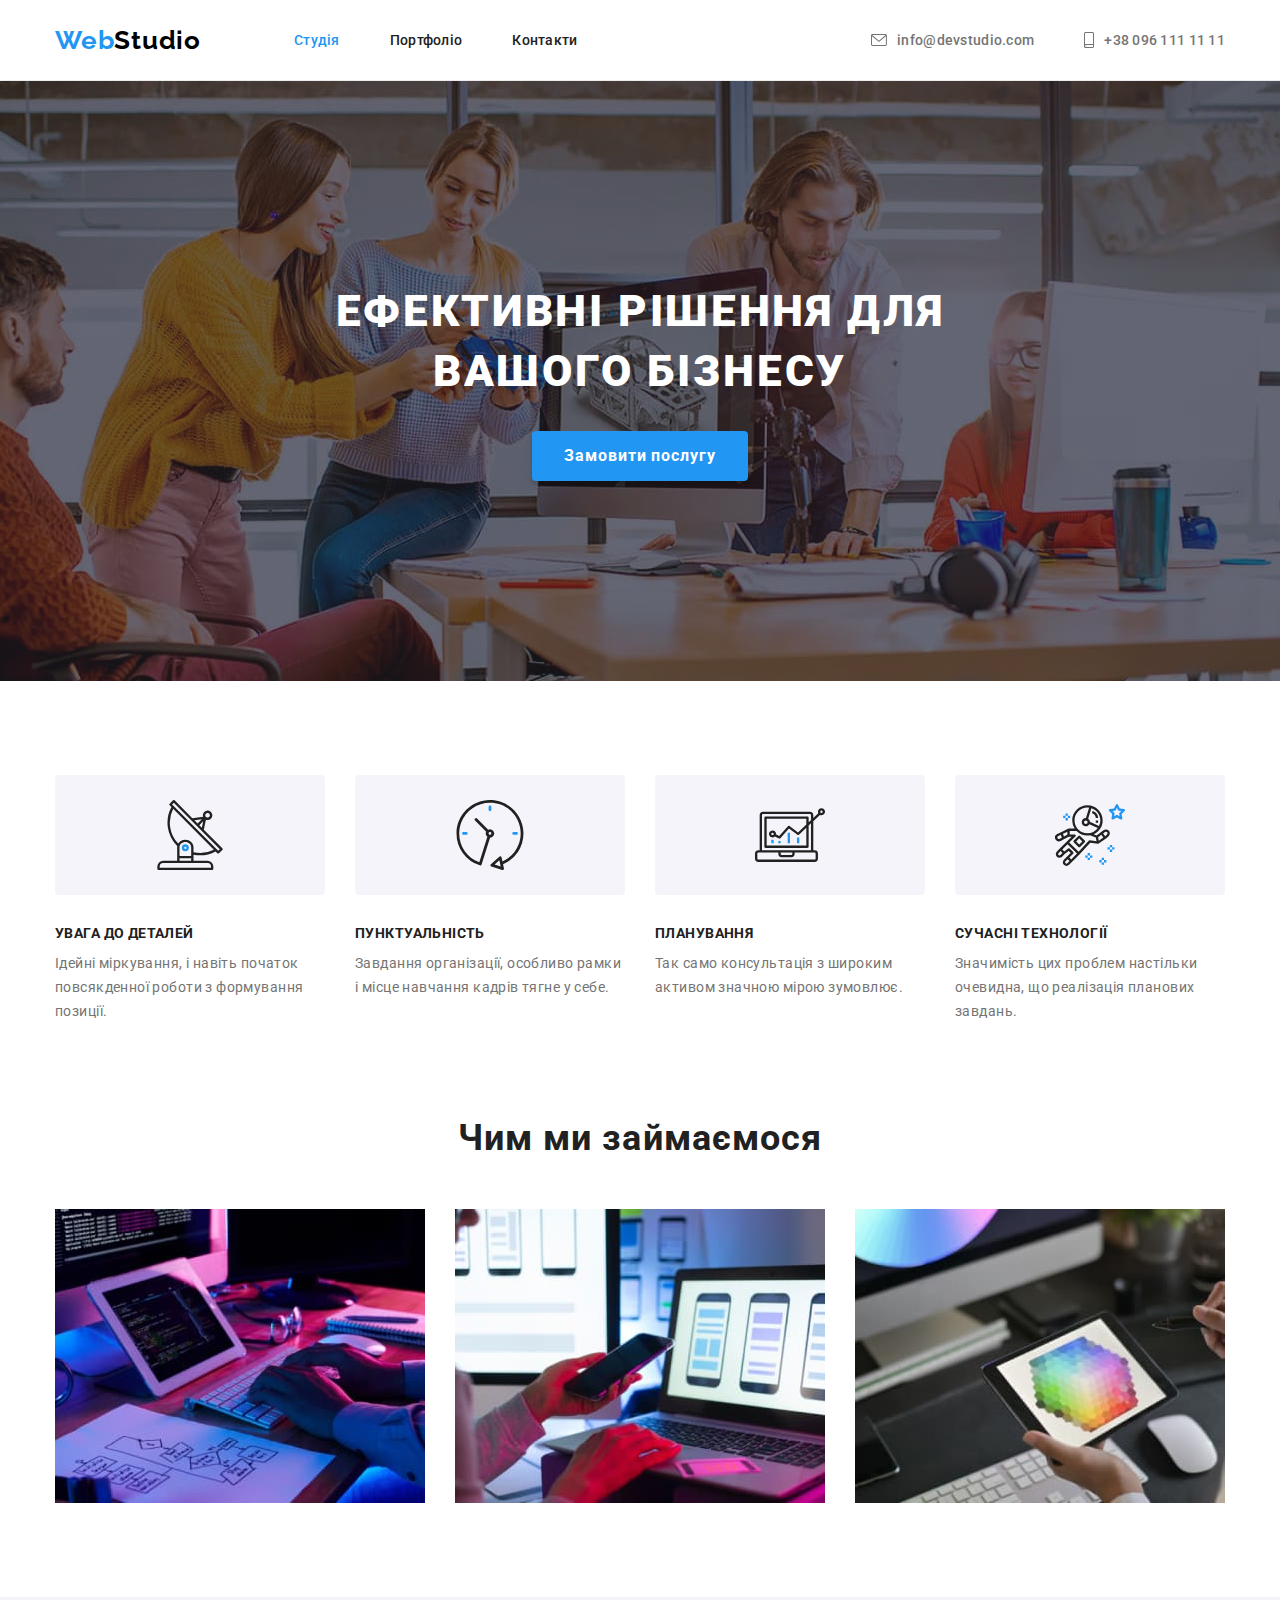
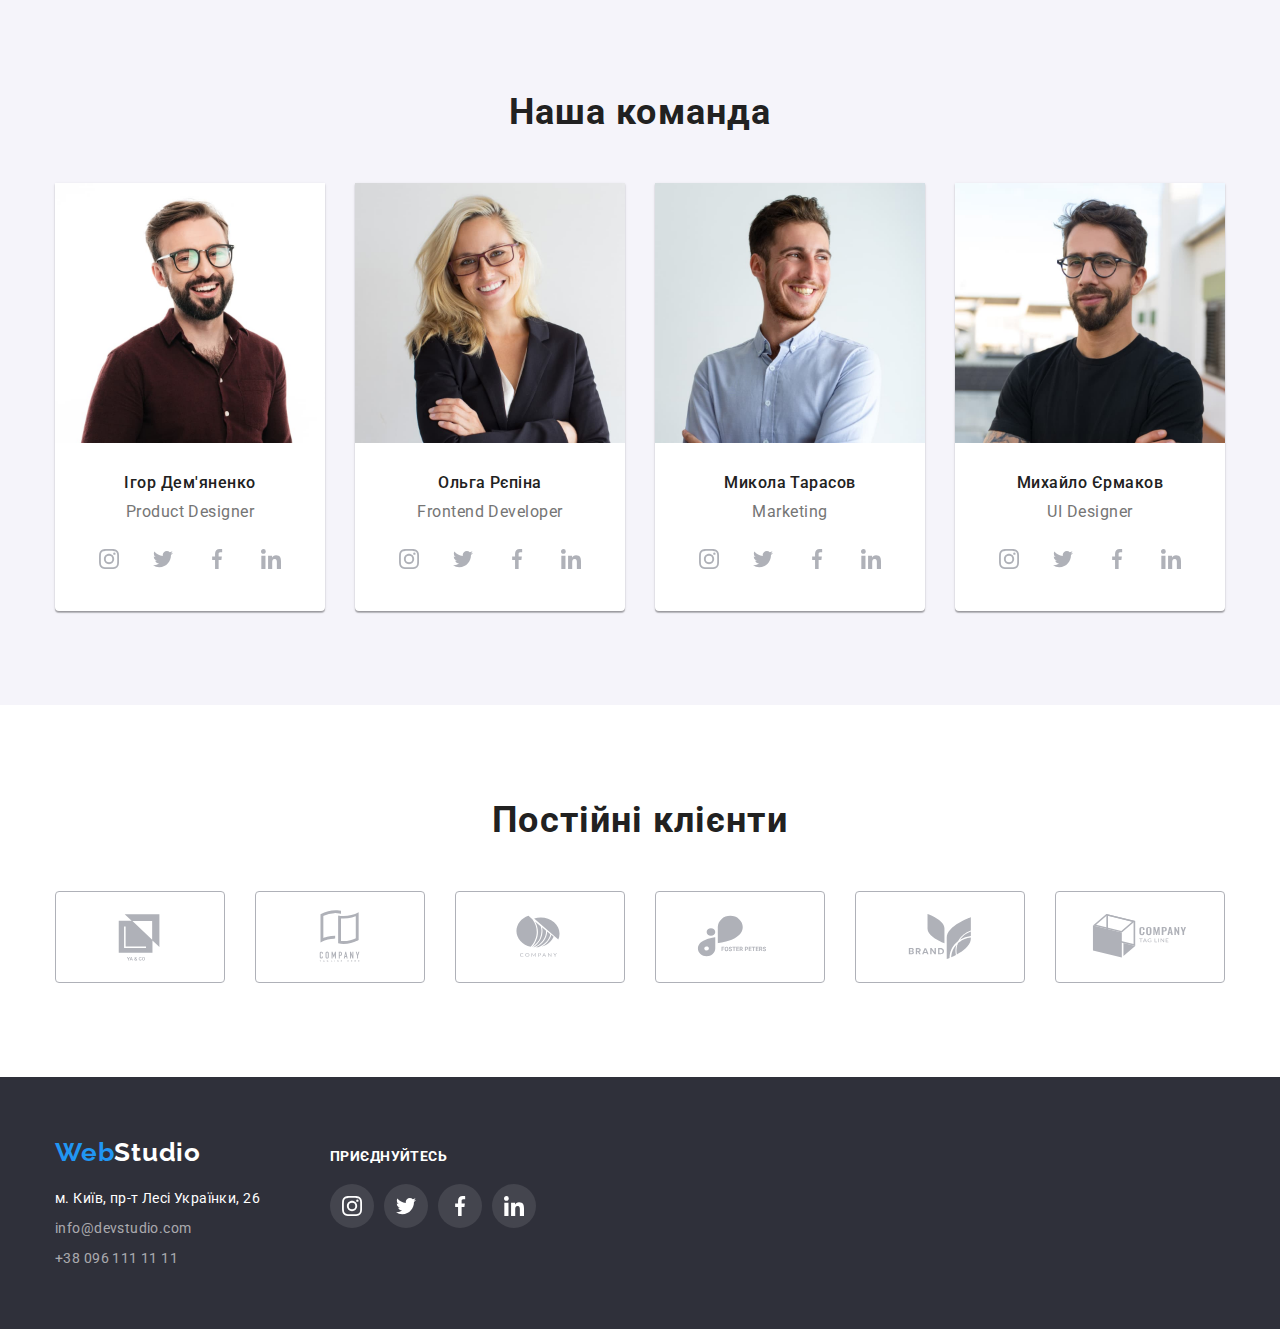
<file: index.html>
<!DOCTYPE html>
<html lang="uk">
  <head>
    <meta charset="UTF-8" />
    <meta http-equiv="X-UA-Compatible" content="IE=edge" />
    <meta name="viewport" content="width=device-width, initial-scale=1.0" />
    <title lang="en">Web Studio (Version 2.1)</title>
    <!--Fonts-->
    <link rel="preconnect" href="https://fonts.googleapis.com" />
    <link rel="preconnect" href="https://fonts.gstatic.com" crossorigin />
    <link
      href="https://fonts.googleapis.com/css2?family=Raleway:wght@700&family=Roboto:wght@400;500;700;900&display=swap"
      rel="stylesheet"
    />
    <!--Modern normalize-->
    <link
      rel="stylesheet"
      href="https://cdnjs.cloudflare.com/ajax/libs/modern-normalize/1.1.0/modern-normalize.min.css"
    />
    <!--Custom styles-->
    <link rel="stylesheet" href="./css/styles.css" />
  </head>

  <body>
    <header class="header">
      <div class="container header-container">
        <a href="./index.html" lang="en" class="logo logo-header link"
          ><span class="logo-accent">Web</span>Studio</a
        >
        <nav>
          <ul class="nav-list list">
            <li>
              <a href="./index.html" class="nav-item link current">Студія</a>
            </li>
            <li>
              <a href="./portfolio.html" class="nav-item link">Портфоліо</a>
            </li>
            <li><a href="" class="nav-item link">Контакти</a></li>
          </ul>
        </nav>
        <ul class="contact-list list">
          <li>
            <a href="mailto:info@devstudio.com" class="contact link" lang="en">
              <svg class="mail-icon" width="16" height="12">
                <use href="./images/icons.svg#icon-envelope"></use>
              </svg>
              info@devstudio.com
            </a>
          </li>
          <li>
            <a href="tel:+380961111111" class="contact link">
              <svg class="phone-icon" width="10" height="16">
                <use href="./images/icons.svg#icon-smartphone"></use>
              </svg>
              +38 096 111 11 11
            </a>
          </li>
        </ul>
      </div>
    </header>
    <main>
      <section class="hero-section">
        <div class="container">
          <h1 class="hero-title">Ефективні рішення для вашого бізнесу</h1>
          <button type="button" class="hero-btn btn">Замовити послугу</button>
        </div>
      </section>
      <section class="section">
        <div class="container">
          <h2 class="visually-hidden">Наші переваги</h2>
          <ul class="features-list card-set list">
            <li class="card-set-item">
              <div class="features-card">
                <svg class="feature-icon" width="70" height="70">
                  <use href="./images/icons.svg#icon-antenna"></use>
                </svg>
              </div>
              <h3 class="features-item">Увага до деталей</h3>
              <p class="features-text">
                Ідейні міркування, і навіть початок повсякденної роботи з
                формування позиції.
              </p>
            </li>
            <li class="card-set-item">
              <div class="features-card">
                <svg class="feature-icon" width="70" height="70">
                  <use href="./images/icons.svg#icon-clock"></use>
                </svg>
              </div>
              <h3 class="features-item">Пунктуальність</h3>
              <p class="features-text">
                Завдання організації, особливо рамки і місце навчання кадрів
                тягне у себе.
              </p>
            </li>
            <li class="card-set-item">
              <div class="features-card">
                <svg class="feature-icon" width="70" height="70">
                  <use href="./images/icons.svg#icon-diagram"></use>
                </svg>
              </div>
              <h3 class="features-item">Планування</h3>
              <p class="features-text">
                Так само консультація з широким активом значною мірою зумовлює.
              </p>
            </li>
            <li class="card-set-item">
              <div class="features-card">
                <svg class="feature-icon" width="70" height="70">
                  <use href="./images/icons.svg#icon-astronaut"></use>
                </svg>
              </div>
              <h3 class="features-item">Сучасні технології</h3>
              <p class="features-text">
                Значимість цих проблем настільки очевидна, що реалізація
                планових завдань.
              </p>
            </li>
          </ul>
        </div>
      </section>
      <section class="work-section section">
        <div class="container">
          <h2 class="section-title">Чим ми займаємося</h2>
          <ul class="work-list card-set list">
            <li class="card-set-item">
              <img
                src="./images/work1.jpg"
                alt="Приклади робіт"
                width="370"
                height="294"
              />
            </li>
            <li class="card-set-item">
              <img
                src="./images/work2.jpg"
                alt="Приклади робіт"
                width="370"
                height="294"
              />
            </li>
            <li class="card-set-item">
              <img
                src="./images/work3.jpg"
                alt="Приклади робіт"
                width="370"
                height="294"
              />
            </li>
          </ul>
        </div>
      </section>
      <section class="team section">
        <div class="container">
          <h2 class="section-title">Наша команда</h2>
          <ul class="card-set list">
            <li class="team-card card-set-item">
              <img
                src="./images/team1.jpg"
                alt="Член команди"
                width="270"
                height="260"
              />
              <div class="team-wrapper">
                <h3 class="team-name">Ігор Дем'яненко</h3>
                <p lang="en" class="team-postion">Product Designer</p>
                <ul class="socials list">
                  <li class="socials-item">
                    <a
                      class="socials-link link"
                      href="https://www.instagram.com"
                      target="_blank"
                      rel="noopener noreferrer nofollow"
                      aria-label="Instagram"
                    >
                      <svg class="socials-icon" width="20" height="20">
                        <use href="./images/icons.svg#icon-instagram"></use>
                      </svg>
                    </a>
                  </li>
                  <li class="socials-item">
                    <a
                      class="socials-link link"
                      href="https://twitter.com"
                      target="_blank"
                      rel="noopener noreferrer nofollow"
                      aria-label="Twitter"
                    >
                      <svg class="socials-icon" width="20" height="20">
                        <use href="./images/icons.svg#icon-twitter"></use>
                      </svg>
                    </a>
                  </li>
                  <li class="socials-item">
                    <a
                      class="socials-link link"
                      href="https://www.facebook.com"
                      target="_blank"
                      rel="noopener noreferrer nofollow"
                      aria-label="Facebook"
                    >
                      <svg class="socials-icon" width="20" height="20">
                        <use href="./images/icons.svg#icon-facebook"></use>
                      </svg>
                    </a>
                  </li>
                  <li class="socials-item">
                    <a
                      class="socials-link link"
                      href="https://www.linkedin.com"
                      target="_blank"
                      rel="noopener noreferrer nofollow"
                      aria-label="Linkedin"
                    >
                      <svg class="socials-icon" width="20" height="20">
                        <use href="./images/icons.svg#icon-linkedin"></use>
                      </svg>
                    </a>
                  </li>
                </ul>
              </div>
            </li>
            <li class="team-card card-set-item">
              <img
                src="./images/team2.jpg"
                alt="Член команди"
                width="270"
                height="260"
              />
              <div class="team-wrapper">
                <h3 class="team-name">Ольга Рєпіна</h3>
                <p lang="en" class="team-postion">Frontend Developer</p>
                <ul class="socials list">
                  <li class="socials-item">
                    <a
                      class="socials-link link"
                      href="https://www.instagram.com"
                      target="_blank"
                      rel="noopener noreferrer nofollow"
                      aria-label="Instagram"
                    >
                      <svg class="socials-icon" width="20" height="20">
                        <use href="./images/icons.svg#icon-instagram"></use>
                      </svg>
                    </a>
                  </li>
                  <li class="socials-item">
                    <a
                      class="socials-link link"
                      href="https://twitter.com"
                      target="_blank"
                      rel="noopener noreferrer nofollow"
                      aria-label="Twitter"
                    >
                      <svg class="socials-icon" width="20" height="20">
                        <use href="./images/icons.svg#icon-twitter"></use>
                      </svg>
                    </a>
                  </li>
                  <li class="socials-item">
                    <a
                      class="socials-link link"
                      href="https://www.facebook.com"
                      target="_blank"
                      rel="noopener noreferrer nofollow"
                      aria-label="Facebook"
                    >
                      <svg class="socials-icon" width="20" height="20">
                        <use href="./images/icons.svg#icon-facebook"></use>
                      </svg>
                    </a>
                  </li>
                  <li class="socials-item">
                    <a
                      class="socials-link link"
                      href="https://www.linkedin.com"
                      target="_blank"
                      rel="noopener noreferrer nofollow"
                      aria-label="Linkedin"
                    >
                      <svg class="socials-icon" width="20" height="20">
                        <use href="./images/icons.svg#icon-linkedin"></use>
                      </svg>
                    </a>
                  </li>
                </ul>
              </div>
            </li>
            <li class="team-card card-set-item">
              <img
                src="./images/team3.jpg"
                alt="Член команди"
                width="270"
                height="260"
              />
              <div class="team-wrapper">
                <h3 class="team-name">Микола Тарасов</h3>
                <p lang="en" class="team-postion">Marketing</p>
                <ul class="socials list">
                  <li class="socials-item">
                    <a
                      class="socials-link link"
                      href="https://www.instagram.com"
                      target="_blank"
                      rel="noopener noreferrer nofollow"
                      aria-label="Instagram"
                    >
                      <svg class="socials-icon" width="20" height="20">
                        <use href="./images/icons.svg#icon-instagram"></use>
                      </svg>
                    </a>
                  </li>
                  <li class="socials-item">
                    <a
                      class="socials-link link"
                      href="https://twitter.com"
                      target="_blank"
                      rel="noopener noreferrer nofollow"
                      aria-label="Twitter"
                    >
                      <svg class="socials-icon" width="20" height="20">
                        <use href="./images/icons.svg#icon-twitter"></use>
                      </svg>
                    </a>
                  </li>
                  <li class="socials-item">
                    <a
                      class="socials-link link"
                      href="https://www.facebook.com"
                      target="_blank"
                      rel="noopener noreferrer nofollow"
                      aria-label="Facebook"
                    >
                      <svg class="socials-icon" width="20" height="20">
                        <use href="./images/icons.svg#icon-facebook"></use>
                      </svg>
                    </a>
                  </li>
                  <li class="socials-item">
                    <a
                      class="socials-link link"
                      href="https://www.linkedin.com"
                      target="_blank"
                      rel="noopener noreferrer nofollow"
                      aria-label="Linkedin"
                    >
                      <svg class="socials-icon" width="20" height="20">
                        <use href="./images/icons.svg#icon-linkedin"></use>
                      </svg>
                    </a>
                  </li>
                </ul>
              </div>
            </li>
            <li class="team-card card-set-item">
              <img
                src="./images/team4.jpg"
                alt="Член команди"
                width="270"
                height="260"
              />
              <div class="team-wrapper">
                <h3 class="team-name">Михайло Єрмаков</h3>
                <p lang="en" class="team-postion">UI Designer</p>
                <ul class="socials list">
                  <li class="socials-item">
                    <a
                      class="socials-link link"
                      href="https://www.instagram.com"
                      target="_blank"
                      rel="noopener noreferrer nofollow"
                      aria-label="Instagram"
                    >
                      <svg class="socials-icon" width="20" height="20">
                        <use href="./images/icons.svg#icon-instagram"></use>
                      </svg>
                    </a>
                  </li>
                  <li class="socials-item">
                    <a
                      class="socials-link link"
                      href="https://twitter.com"
                      target="_blank"
                      rel="noopener noreferrer nofollow"
                      aria-label="Twitter"
                    >
                      <svg class="socials-icon" width="20" height="20">
                        <use href="./images/icons.svg#icon-twitter"></use>
                      </svg>
                    </a>
                  </li>
                  <li class="socials-item">
                    <a
                      class="socials-link link"
                      href="https://www.facebook.com"
                      target="_blank"
                      rel="noopener noreferrer nofollow"
                      aria-label="Facebook"
                    >
                      <svg class="socials-icon" width="20" height="20">
                        <use href="./images/icons.svg#icon-facebook"></use>
                      </svg>
                    </a>
                  </li>
                  <li class="socials-item">
                    <a
                      class="socials-link link"
                      href="https://www.linkedin.com"
                      target="_blank"
                      rel="noopener noreferrer nofollow"
                      aria-label="Linkedin"
                    >
                      <svg class="socials-icon" width="20" height="20">
                        <use href="./images/icons.svg#icon-linkedin"></use>
                      </svg>
                    </a>
                  </li>
                </ul>
              </div>
            </li>
          </ul>
        </div>
      </section>
      <section class="section">
        <div class="container">
          <h2 class="section-title">Постійні клієнти</h2>
          <ul class="client-list list">
            <li>
              <a
                class="client-link link"
                href="./index.html"
                target="_blank"
                rel="noopener noreferrer nofollow"
              >
                <svg class="client-icon" width="106" height="60">
                  <use href="./images/icons.svg#icon-logo"></use>
                </svg>
              </a>
            </li>
            <li>
              <a
                class="client-link link"
                href="./index.html"
                target="_blank"
                rel="noopener noreferrer nofollow"
              >
                <svg class="client-icon" width="106" height="60">
                  <use href="./images/icons.svg#icon-logo2"></use>
                </svg>
              </a>
            </li>
            <li>
              <a
                class="client-link link"
                href="./index.html"
                target="_blank"
                rel="noopener noreferrer nofollow"
              >
                <svg class="client-icon" width="106" height="60">
                  <use href="./images/icons.svg#icon-logo3"></use>
                </svg>
              </a>
            </li>
            <li>
              <a
                class="client-link link"
                href="./index.html"
                target="_blank"
                rel="noopener noreferrer nofollow"
              >
                <svg class="client-icon" width="106" height="60">
                  <use href="./images/icons.svg#icon-logo4"></use>
                </svg>
              </a>
            </li>
            <li>
              <a
                class="client-link link"
                href="./index.html"
                target="_blank"
                rel="noopener noreferrer nofollow"
              >
                <svg class="client-icon" width="106" height="60">
                  <use href="./images/icons.svg#icon-logo5"></use>
                </svg>
              </a>
            </li>
            <li>
              <a
                class="client-link link"
                href="./index.html"
                target="_blank"
                rel="noopener noreferrer nofollow"
              >
                <svg class="client-icon" width="106" height="60">
                  <use href="./images/icons.svg#icon-logo6"></use>
                </svg>
              </a>
            </li>
          </ul>
        </div>
      </section>
    </main>
    <footer class="footer">
      <div class="footer-container container">
        <div class="contacts">
          <a href="./index.html" lang="en" class="logo logo-footer link"
            ><span class="logo-accent">Web</span>Studio</a
          >
          <address>
            <ul class="list">
              <li class="contact-item">
                <a
                  href="https://goo.gl/maps/BQu9GLipV9uaVXhj8"
                  target="_blank"
                  rel="noopener noreferrer nofollow"
                  class="contact-link link"
                  >м. Київ, пр-т Лесі Українки, 26</a
                >
              </li>
              <li class="contact-item">
                <a
                  href="mailto:info@devstudio.com"
                  class="contact-link mail link"
                  lang="en"
                  >info@devstudio.com
                </a>
              </li>
              <li class="contact-item">
                <a href="tel:+380961111111" class="contact-link phone link"
                  >+38 096 111 11 11
                </a>
              </li>
            </ul>
          </address>
        </div>
        <div>
          <strong class="footer-title">приєднуйтесь</strong>
          <ul class="socials list">
            <li class="socials-item">
              <a
                class="footer-socials-link link"
                href="https://www.instagram.com"
                target="_blank"
                rel="noopener noreferrer nofollow"
                aria-label="Instagram"
              >
                <svg class="footer-socials-icon" width="20" height="20">
                  <use href="./images/icons.svg#icon-instagram"></use>
                </svg>
              </a>
            </li>
            <li class="socials-item">
              <a
                class="footer-socials-link link"
                href="https://twitter.com"
                target="_blank"
                rel="noopener noreferrer nofollow"
                aria-label="Twitter"
              >
                <svg class="footer-socials-icon" width="20" height="20">
                  <use href="./images/icons.svg#icon-twitter"></use>
                </svg>
              </a>
            </li>
            <li class="socials-item">
              <a
                class="footer-socials-link link"
                href="https://www.facebook.com"
                target="_blank"
                rel="noopener noreferrer nofollow"
                aria-label="Facebook"
              >
                <svg class="footer-socials-icon" width="20" height="20">
                  <use href="./images/icons.svg#icon-facebook"></use>
                </svg>
              </a>
            </li>
            <li class="socials-item">
              <a
                class="footer-socials-link link"
                href="https://www.linkedin.com"
                target="_blank"
                rel="noopener noreferrer nofollow"
                aria-label="Linkedin"
              >
                <svg class="footer-socials-icon" width="20" height="20">
                  <use href="./images/icons.svg#icon-linkedin"></use>
                </svg>
              </a>
            </li>
          </ul>
        </div>
      </div>
    </footer>
  </body>
</html>
</file>
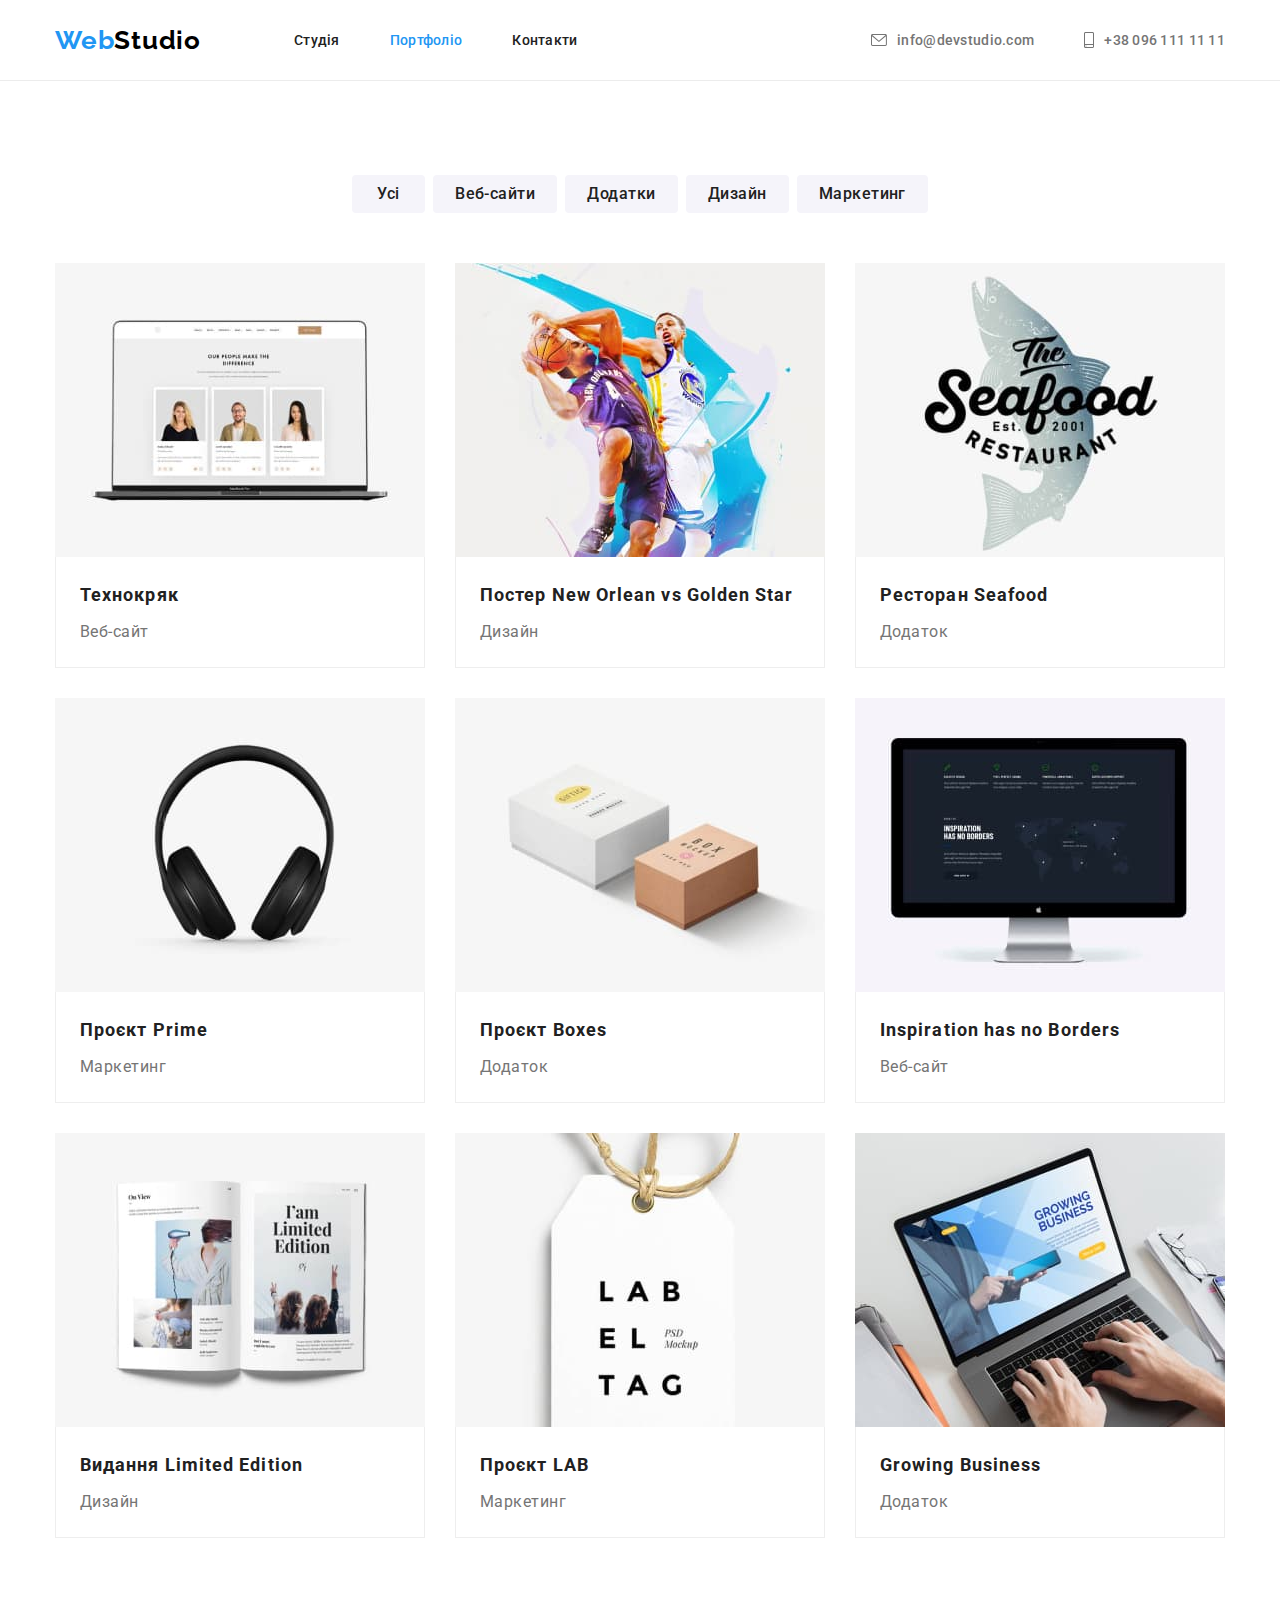
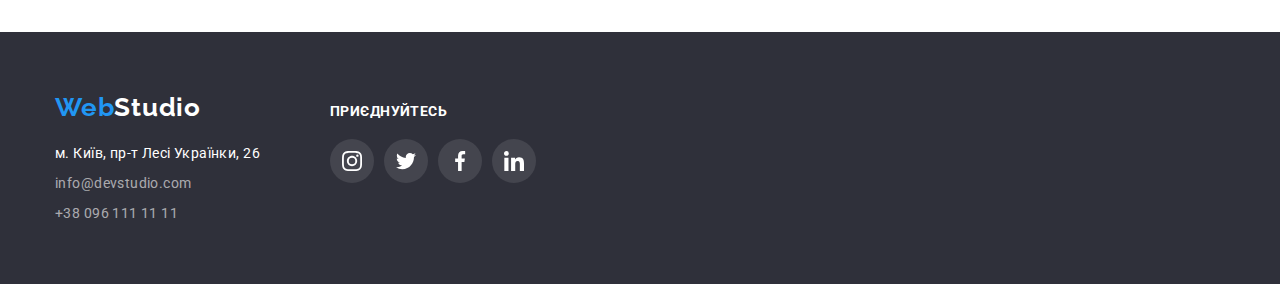
<file: portfolio.html>
<!DOCTYPE html>
<html lang="uk">
  <head>
    <meta charset="UTF-8" />
    <meta http-equiv="X-UA-Compatible" content="IE=edge" />
    <meta name="viewport" content="width=device-width, initial-scale=1.0" />
    <title lang="en">Web Studio (Version 2.1)</title>
    <!--Fonts-->
    <link rel="preconnect" href="https://fonts.googleapis.com" />
    <link rel="preconnect" href="https://fonts.gstatic.com" crossorigin />
    <link
      href="https://fonts.googleapis.com/css2?family=Raleway:wght@700&family=Roboto:wght@400;500;700;900&display=swap"
      rel="stylesheet"
    />
    <!--Modern normalize-->
    <link
      rel="stylesheet"
      href="https://cdnjs.cloudflare.com/ajax/libs/modern-normalize/1.1.0/modern-normalize.min.css"
    />
    <!--Custom styles-->
    <link rel="stylesheet" href="./css/styles.css" />
  </head>

  <body>
    <header class="header">
      <div class="container header-container">
        <a href="./index.html" lang="en" class="logo logo-header link"
          ><span class="logo-accent">Web</span>Studio</a
        >
        <nav>
          <ul class="nav-list list">
            <li><a href="./index.html" class="nav-item link">Студія</a></li>
            <li>
              <a href="./portfolio.html" class="nav-item link current"
                >Портфоліо</a
              >
            </li>
            <li><a href="" class="nav-item link">Контакти</a></li>
          </ul>
        </nav>
        <ul class="contact-list list">
          <li>
            <a href="mailto:info@devstudio.com" class="contact link" lang="en">
              <svg class="mail-icon" width="16" height="12">
                <use href="./images/icons.svg#icon-envelope"></use>
              </svg>
              info@devstudio.com
            </a>
          </li>
          <li>
            <a href="tel:+380961111111" class="contact link">
              <svg class="phone-icon" width="10" height="16">
                <use href="./images/icons.svg#icon-smartphone"></use>
              </svg>
              +38 096 111 11 11
            </a>
          </li>
        </ul>
      </div>
    </header>
    <main>
      <section class="section">
        <div class="container">
          <h1 class="visually-hidden">Наші проєкти</h1>
          <ul class="filter-list list">
            <li>
              <button type="button" class="filter-btn btn">Усі</button>
            </li>
            <li>
              <button type="button" class="filter-btn btn">Веб-сайти</button>
            </li>
            <li>
              <button type="button" class="filter-btn btn">Додатки</button>
            </li>
            <li>
              <button type="button" class="filter-btn btn">Дизайн</button>
            </li>
            <li>
              <button type="button" class="filter-btn btn">Маркетинг</button>
            </li>
          </ul>
          <ul class="portfolio-list card-set list">
            <li class="portfolio-card card-set-item">
              <a href="" class="link">
                <img
                  src="./images/portfolio/laptop.jpg"
                  alt="Ноутбук з веб-сайтом"
                  width="370"
                  height="294"
                />
                <div class="project-wrapper">
                  <h2 class="project-title">Технокряк</h2>
                  <p class="project-text">Веб-сайт</p>
                </div>
              </a>
            </li>
            <li class="portfolio-card card-set-item">
              <a href="" class="link">
                <img
                  src="./images/portfolio/poster.jpg"
                  alt="Постер з баскетболістами"
                  width="370"
                  height="294"
                />
                <div class="project-wrapper">
                  <h2 class="project-title">
                    Постер <span lang="en">New Orlean vs Golden Star</span>
                  </h2>
                  <p class="project-text">Дизайн</p>
                </div>
              </a>
            </li>
            <li class="portfolio-card card-set-item">
              <a href="" class="link">
                <img
                  src="./images/portfolio/seafood.jpg"
                  alt="Логотип рибного ресторану"
                  width="370"
                  height="294"
                />
                <div class="project-wrapper">
                  <h2 class="project-title">
                    Ресторан <span lang="en">Seafood</span>
                  </h2>
                  <p class="project-text">Додаток</p>
                </div>
              </a>
            </li>
            <li class="portfolio-card card-set-item">
              <a href="" class="link">
                <img
                  src="./images/portfolio/headphones.jpg"
                  alt="Навушники"
                  width="370"
                  height="294"
                />
                <div class="project-wrapper">
                  <h2 class="project-title">
                    Проєкт <span lang="en">Prime</span>
                  </h2>
                  <p class="project-text">Маркетинг</p>
                </div>
              </a>
            </li>
            <li class="portfolio-card card-set-item">
              <a href="" class="link">
                <img
                  src="./images/portfolio/boxes.jpg"
                  alt="Дві коробки"
                  width="370"
                  height="294"
                />
                <div class="project-wrapper">
                  <h2 class="project-title">
                    Проєкт <span lang="en">Boxes</span>
                  </h2>
                  <p class="project-text">Додаток</p>
                </div>
              </a>
            </li>
            <li class="portfolio-card card-set-item">
              <a href="" class="link">
                <img
                  src="./images/portfolio/monitor.jpg"
                  alt="Монітор з веб-сайтом"
                  width="370"
                  height="294"
                />
                <div class="project-wrapper">
                  <h2 lang="en" class="project-title">
                    Inspiration has no Borders
                  </h2>
                  <p class="project-text">Веб-сайт</p>
                </div>
              </a>
            </li>
            <li class="portfolio-card card-set-item">
              <a href="" class="link">
                <img
                  src="./images/portfolio/magazine.jpg"
                  alt="Журнал"
                  width="370"
                  height="294"
                />
                <div class="project-wrapper">
                  <h2 class="project-title">
                    Видання <span lang="en">Limited Edition</span>
                  </h2>
                  <p class="project-text">Дизайн</p>
                </div>
              </a>
            </li>
            <li class="portfolio-card card-set-item">
              <a href="" class="link">
                <img
                  src="./images/portfolio/lab-tag.jpg"
                  alt="Цінник з надписом TAG"
                  width="370"
                  height="294"
                />
                <div class="project-wrapper">
                  <h2 class="project-title">
                    Проєкт <span lang="en">LAB</span>
                  </h2>
                  <p class="project-text">Маркетинг</p>
                </div>
              </a>
            </li>
            <li class="portfolio-card card-set-item">
              <a href="" class="link">
                <img
                  src="./images/portfolio/laptop-hands.jpg"
                  alt="Ноутбук з руками людини"
                  width="370"
                  height="294"
                />
                <div class="project-wrapper">
                  <h2 lang="en" class="project-title">Growing Business</h2>
                  <p class="project-text">Додаток</p>
                </div>
              </a>
            </li>
          </ul>
        </div>
      </section>
    </main>
    <footer class="footer">
      <div class="footer-container container">
        <div class="contacts">
          <a href="./index.html" lang="en" class="logo logo-footer link"
            ><span class="logo-accent">Web</span>Studio</a
          >
          <address>
            <ul class="list">
              <li class="contact-item">
                <a
                  href="https://goo.gl/maps/BQu9GLipV9uaVXhj8"
                  target="_blank"
                  rel="noopener noreferrer nofollow"
                  class="contact-link link"
                  >м. Київ, пр-т Лесі Українки, 26</a
                >
              </li>
              <li class="contact-item">
                <a
                  href="mailto:info@devstudio.com"
                  class="contact-link mail link"
                  lang="en"
                  >info@devstudio.com</a
                >
              </li>
              <li class="contact-item">
                <a href="tel:+380961111111" class="contact-link phone link"
                  >+38 096 111 11 11</a
                >
              </li>
            </ul>
          </address>
        </div>
        <div>
          <strong class="footer-title">приєднуйтесь</strong>
          <ul class="socials list">
            <li class="socials-item">
              <a
                class="footer-socials-link link"
                href="https://www.instagram.com"
                target="_blank"
                rel="noopener noreferrer nofollow"
                aria-label="Instagram"
              >
                <svg class="footer-socials-icon" width="20" height="20">
                  <use href="./images/icons.svg#icon-instagram"></use>
                </svg>
              </a>
            </li>
            <li class="socials-item">
              <a
                class="footer-socials-link link"
                href="https://twitter.com"
                target="_blank"
                rel="noopener noreferrer nofollow"
                aria-label="Twitter"
              >
                <svg class="footer-socials-icon" width="20" height="20">
                  <use href="./images/icons.svg#icon-twitter"></use>
                </svg>
              </a>
            </li>
            <li class="socials-item">
              <a
                class="footer-socials-link link"
                href="https://www.facebook.com"
                target="_blank"
                rel="noopener noreferrer nofollow"
                aria-label="Facebook"
              >
                <svg class="footer-socials-icon" width="20" height="20">
                  <use href="./images/icons.svg#icon-facebook"></use>
                </svg>
              </a>
            </li>
            <li class="socials-item">
              <a
                class="footer-socials-link link"
                href="https://www.linkedin.com"
                target="_blank"
                rel="noopener noreferrer nofollow"
                aria-label="Linkedin"
              >
                <svg class="footer-socials-icon" width="20" height="20">
                  <use href="./images/icons.svg#icon-linkedin"></use>
                </svg>
              </a>
            </li>
          </ul>
        </div>
      </div>
    </footer>
  </body>
</html>
</file>
<file: css/styles.css>
:root {
    --main-background-color: #fff;
    --dark-background-color: #2F303A;
    --secondary-background-color: #F5F4FA;
    --hero-backrgound-color: #C4C4C4;
    --hero-gradient: rgba(47, 48, 58, 0.4);
    --main-text-color: #757575;
    --main-title-color: #212121;
    --accent-color: #2196F3;
    --logo-color: #000;
    --main-white-color: #fff;
    --sencondary-white-color: rgba(255, 255, 255, 0.6);
    --btn-active-color: #188CE8;
    --portfolio-card-border-color: #EEEEEE;
    --feature-icon-bg: #F5F4FA;
    --icon-main-color: #AFB1B8;
    --icon-white-color: #fff;
    --icon-footer-bg-color: rgba(255, 255, 255, 0.1);
    --border-color: #AFB1B8;
    --indent: 30px;
    --items: 4;
}

.container {
    width: 1200px;
    padding-left: 15px;
    padding-right: 15px;
    margin-left: auto;
    margin-right: auto;

    /*outline: 2px solid red;*/
}
body {
    font-family: 'Roboto', 'Verdana', sans-serif;
    font-size: 14px;
    background-color: var(--main-background-color);
    color: var(--main-text-color);
}

.visually-hidden {
    position: absolute;
    width: 1px;
    height: 1px;
    margin: -1px;
    border: 0;
    padding: 0;
    white-space: nowrap;
    clip-path: inset(100%);
    clip: rect(0 0 0 0);
    overflow: hidden;
}

/* Card set */

.card-set {
    display: flex;
    flex-wrap: wrap;
    gap: var(--indent);
}

.card-set-item {
    flex-basis: calc((100% - var(--indent) * (var(--items) - 1)) / (var(--items)));
}

/* Reset*/

h1, h2, h3, h4, h5, h6, p {
    margin: 0;
}

img {
    display: block;
    max-width: 100%;
    height: auto;
}

.link {
    text-decoration: none;
}

.list {
    padding: 0;
    margin: 0;
    list-style: none;
}

.btn {
    font-family: inherit;
    cursor: pointer;
    border: 0;
}

/* Header*/

.header {
    background-color: var(--main-background-color);
    border-bottom: 1px solid #ECECEC;
}

.header-container {
    display: flex;
    align-items: center;
}

.logo {
    font-family: 'Raleway', sans-serif;
    font-weight: 700;
    font-size: 26px;
    line-height: calc(31 / 26);
    letter-spacing: 0.03em;
    color: var(--logo-color);
}

.logo-header {
    margin-right: 93px;
}

.logo-accent {
    color: var(--accent-color)
}

.nav-list {
    display: flex;
    gap: 50px;
}
.nav-item {
    display: block;
    padding-top: 32px;
    padding-bottom: 32px;
    font-weight: 500;
    line-height: calc(16 / 14);
    letter-spacing: 0.02em;
    color: var(--main-title-color);
}

.nav-item.current {
    color: var(--accent-color)
}
.nav-item:hover,
.nav-item:focus {
    color: var(--accent-color)
}

.contact-list {
    display: flex;
    gap: 50px;
    margin-left: auto;
}

.contact {
    display: flex;
    align-items: center;
    padding-top: 32px;
    padding-bottom: 32px;
    font-weight: 500;
    line-height: calc(16 / 14);
    letter-spacing: 0.02em;
    color: var(--main-text-color);
}

.contact:hover,
.contact:focus {
    color: var(--accent-color);
}

.mail-icon, .phone-icon {
    margin-right: 10px;
    fill: currentColor;
}

/* Hero*/

.hero-section {
    max-width: 1600px;
    margin: 0 auto;
    padding-top: 200px;
    padding-bottom: 200px;
    background-color: var(--hero-backrgound-color);
    background-image: linear-gradient(var(--hero-gradient), var(--hero-gradient)), url(../images/hero.jpg);
    background-repeat: no-repeat;
    background-position: center;
    text-align: center;
}

.hero-title {
    width: 696px;
    margin-right: auto;
    margin-left: auto;
    margin-bottom: 30px;

    font-weight: 900;
    font-size: 44px;
    line-height: calc(60 / 44);
    text-align: center;
    letter-spacing: 0.06em;
    text-transform: uppercase;
    color: var(--main-white-color);
}

.hero-btn {
    padding: 10px 32px;
    min-width: 216px;

    font-weight: 700;
    font-size: 16px;
    line-height: calc(30 / 16);
    text-align: center;
    letter-spacing: 0.06em;
    color: var(--main-white-color);
    background-color: var(--accent-color);
    box-shadow: 0px 4px 4px rgba(0, 0, 0, 0.15);
    border-radius: 4px;
}

.hero-btn:active,
.hero-btn:hover,
.hero-btn:focus {
    background-color: var(--btn-active-color)
}
/* Features */

.section {
    padding-top: 94px;
    padding-bottom: 94px;
}

.features-card{
    display: flex;
    justify-content: center;
    align-items: center;
    width: 270px;
    height: 120px;
    background-color: var(--feature-icon-bg);
    border-radius: 4px;
    margin-bottom: 30px;
}

.features-item {
    margin-bottom: 10px;
    font-weight: 700;
    font-size: 14px;
    line-height: calc(16 / 14);
    letter-spacing: 0.03em;
    text-transform: uppercase;
    color: var(--main-title-color);
}

.features-text {
    line-height: calc(24 / 14);
    letter-spacing: 0.03em;
}

/* Work examples */

.work-section {
    padding-top: 0;
}

.section-title {
    margin-bottom: 50px;

    font-weight: 700;
    font-size: 36px;
    line-height: calc(42 / 36);
    text-align: center;
    letter-spacing: 0.03em;
    color: var(--main-title-color);
}

.work-list {
    --items: 3;
}

/* Team */

.team {
    background-color: var(--secondary-background-color);
}

.team-card {
    background-color: var(--main-background-color);
    box-shadow: 0px 1px 3px rgba(0, 0, 0, 0.12), 0px 1px 1px rgba(0, 0, 0, 0.14), 0px 2px 1px rgba(0, 0, 0, 0.2);
    border-radius: 0px 0px 4px 4px;
}
.team-wrapper {
    padding: 30px 10px;
}

.team-name {
    margin-bottom: 10px;

    font-weight: 500;
    font-size: 16px;
    line-height: calc(19 / 16);
    text-align: center;
    letter-spacing: 0.03em;
    color: var(--main-title-color);
}

.team-postion {
    margin-bottom: 16px;
    font-size: 16px;
    line-height: calc(19 / 16);
    text-align: center;
    letter-spacing: 0.03em;
}

.socials {
    display: flex;
    justify-content: center;
    align-items: center;
    gap: 10px;
}

.socials-link {
    display: flex;
    justify-content: center;
    align-items: center;
    width: 44px;
    height: 44px;
    border-radius: 50%;
    background-color: var(--main-background-color);
    color: var(--icon-main-color);
}

.socials-link:hover,
.socials-link:focus {
    background-color: var(--accent-color);
    color: var(--icon-white-color);
}

.socials-icon {
    fill: currentColor;
}

/*Clients*/

.client-list {
    display: flex;
    justify-content: center;
    align-items: center;
    gap: 30px;
}

.client-link {
    display: flex;
    justify-content: center;
    align-items: center;
    width: 170px;
    height: 92px;
    color: var(--icon-main-color);
    background-color: var(--main-background-color);
    border-radius: 4px;
    border: 1px solid var(--border-color);
}

.client-link:hover,
.client-link:focus {
    color: var(--accent-color);
    border: 1px solid var(--accent-color);
}

.client-icon {
    fill: currentColor
}
/* Footer*/

.footer {
    padding-top: 60px;
    padding-bottom: 60px;
    background-color: var(--dark-background-color);
}

.footer-container {
    display: flex;
    align-items: baseline;
}

.contacts {
    margin-right: 70px;
}

.logo-footer {
    display: inline-block;
    margin-bottom: 20px;

    color: var(--main-white-color)
}

.contact-item:not(:last-child) {
    margin-bottom: 9px;
}

.contact-link {
    font-style: normal;
    line-height: calc(21 / 14);
    letter-spacing: 0.03em;
    color: var(--main-white-color);
}
.contact-link.mail ,
.contact-link.phone {
    color: var(--sencondary-white-color);
}

.contact-link:hover,
.contact-link:focus {
    color: var(--accent-color)
}

.footer-title {
    display: inline-block;
    margin-bottom: 20px;
    font-weight: 700;
    font-size: 14px;
    line-height: calc(16/14);
    letter-spacing: 0.03em;
    text-transform: uppercase;
    color: var(--main-white-color);
}

.footer-socials-link {
    display: flex;
    justify-content: center;
    align-items: center;
    width: 44px;
    height: 44px;
    border-radius: 50%;
    background-color: var(--icon-footer-bg-color);
    color: var(--icon-white-color);
}

.footer-socials-link:hover,
.footer-socials-link:focus {
    background-color: var(--accent-color);
    color: var(--icon-white-color);
}

.footer-socials-icon {
    fill: currentColor;
}
/* ----------------Portfolio CSS------------------- */

/* Filer */

.filter-list {
    display:flex;
    justify-content: center;
    gap: 8px;
    margin-bottom: 50px;
}

.filter-btn {
    padding: 6px 22px;
    min-width: 73px;

    background-color: var(--secondary-background-color);
    font-weight: 500;
    font-size: 16px;
    line-height: calc(26 / 16);
    text-align: center;
    letter-spacing: 0.03em;
    color: var(--main-title-color);
    border-radius: 4px;
}
.filter-btn.current {
    color: var(--main-white-color);
    background-color: var(--accent-color);
}

.filter-btn:hover,
.filter-btn:focus {
    color: var(--main-white-color);
    background-color: var(--accent-color);
    box-shadow: 0px 3px 1px rgba(0, 0, 0, 0.1), 0px 1px 2px rgba(0, 0, 0, 0.08), 0px 2px 2px rgba(0, 0, 0, 0.12);
}

/* Portfolio */
.portfolio-list {
    --items: 3;
}

.portfolio-card {
    background-color: var(--main-background-color);
}

.portfolio-card:hover {
    box-shadow: 0px 1px 1px rgba(0, 0, 0, 0.12), 0px 4px 4px rgba(0, 0, 0, 0.06), 1px 4px 6px rgba(0, 0, 0, 0.16);
}

.project-wrapper {
    padding: 20px 24px;

    border: 1px solid var(--portfolio-card-border-color);
    border-top: none;
}

.project-title {
    margin-bottom: 4px;
    font-weight: 700;
    font-size: 18px;
    line-height: calc(36 / 18);
    letter-spacing: 0.06em;
    color: var(--main-title-color);
}

.project-text{
    font-size: 16px;
    line-height: calc(30 / 16);
    letter-spacing: 0.03em;
    color: var(--main-text-color);
}
</file>
